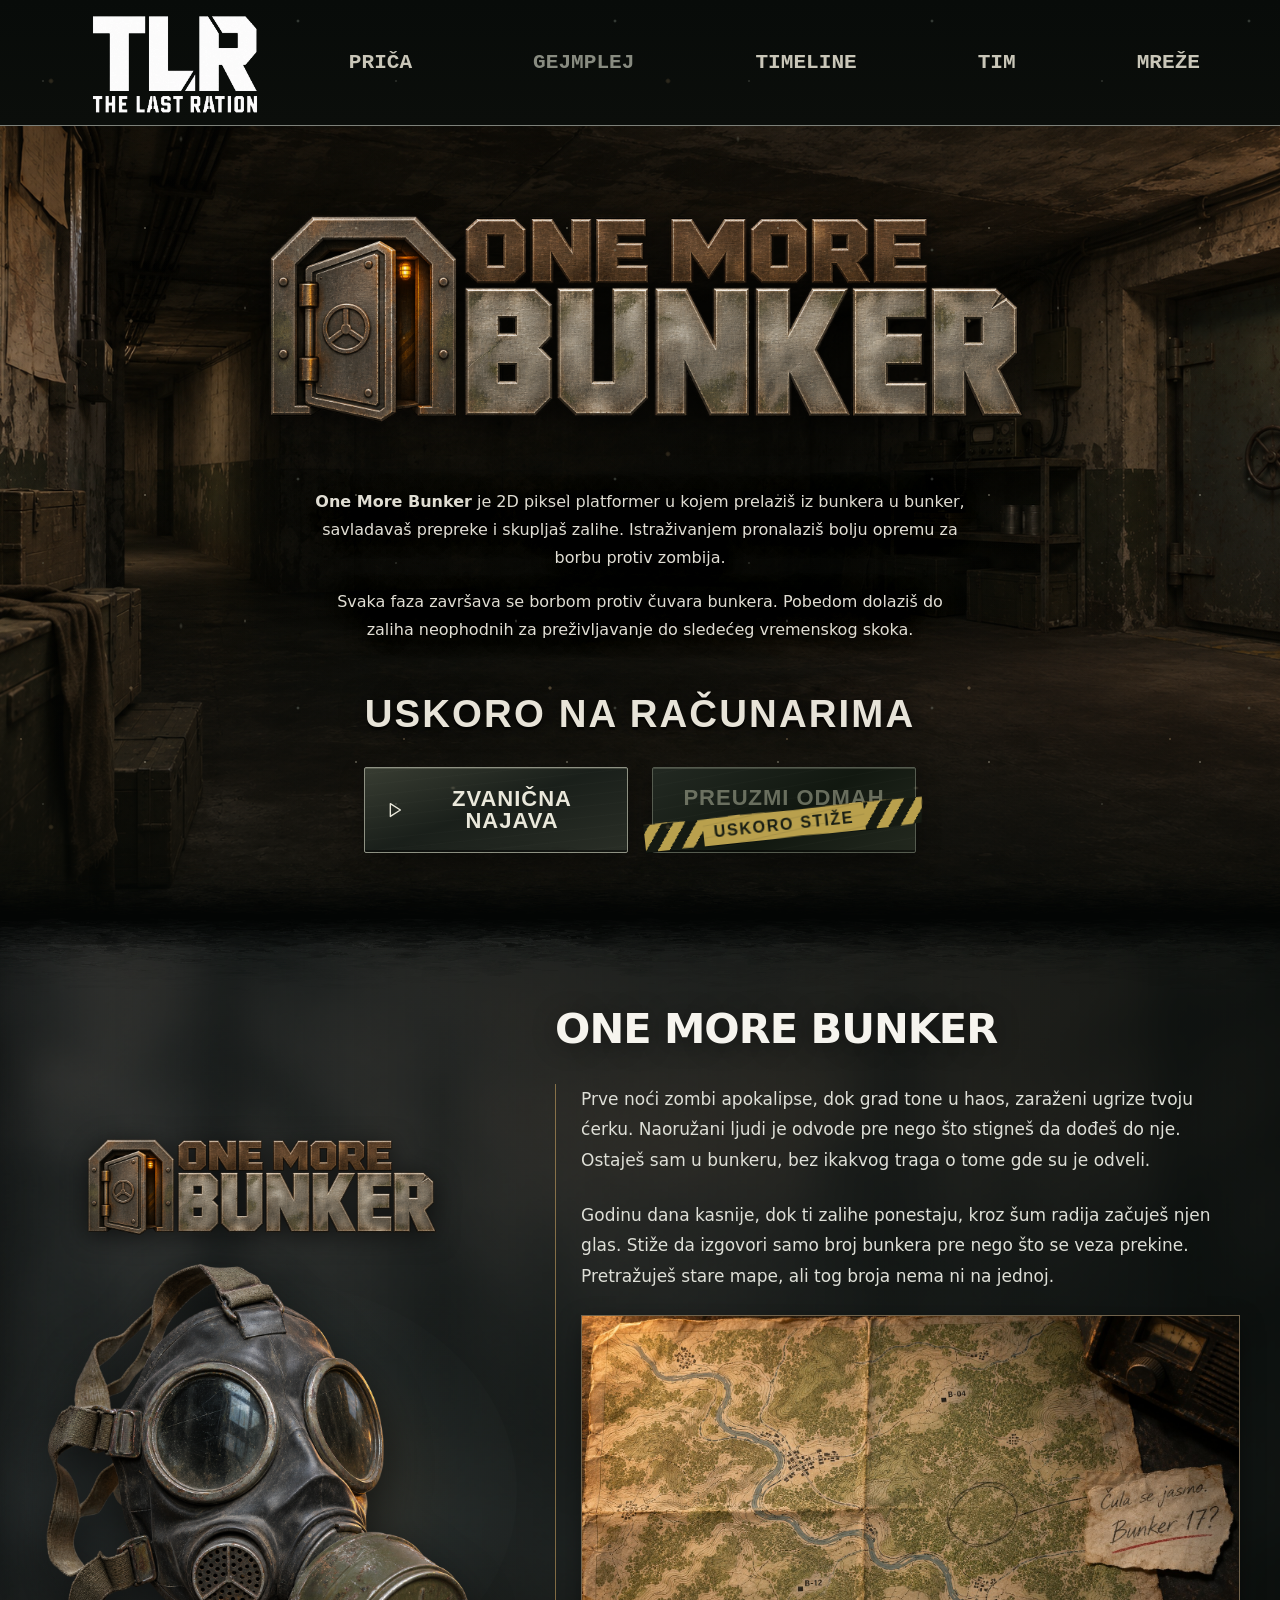
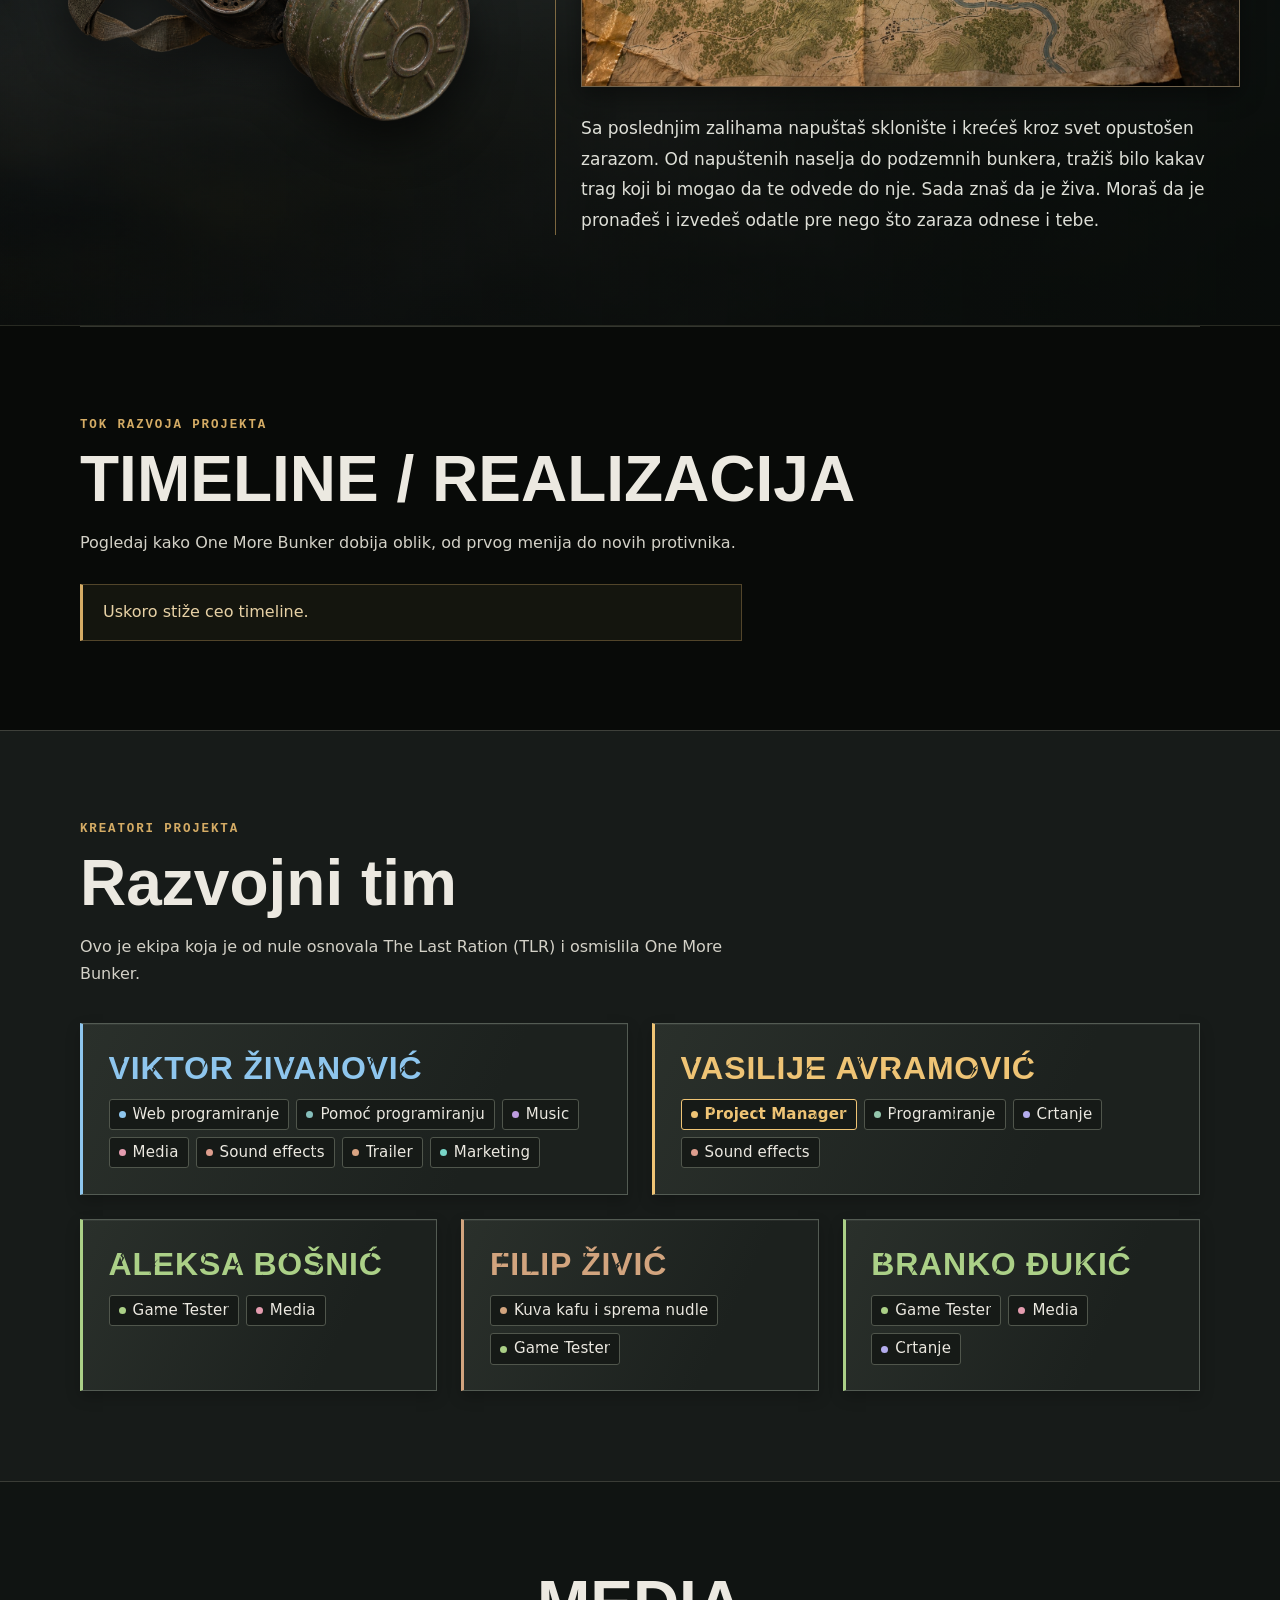
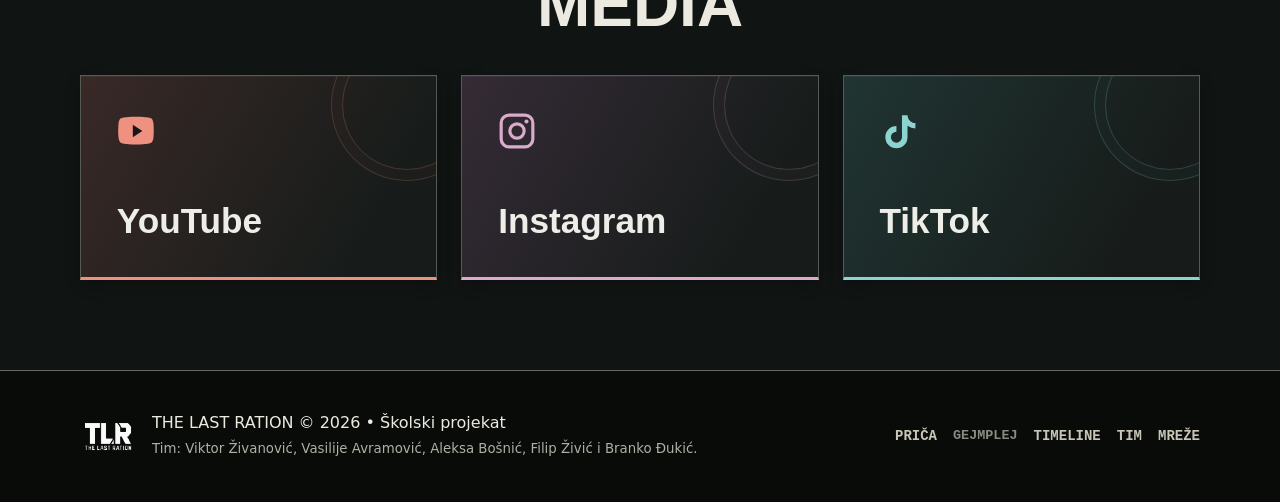
<file: igrica/index.html>
<!DOCTYPE html>
<html lang="sr-Latn">
<head>
  <meta charset="UTF-8">
  <meta name="viewport" content="width=device-width, initial-scale=1.0">
  <title>One More Bunker — Zvanični sajt</title>
  <meta name="description" content="Zalihe u bunkeru ponestaju. Prelaziš iz bunkera u bunker dok se zaraza širi. Hoćeš li savladati sve prepreke na putu do sledeće faze apokalipse i pronaći svoju nestalu ćerku?">
  <link rel="preload" as="image" href="assets/blast-doors.jpg" media="(prefers-reduced-motion: no-preference)" fetchpriority="high">
  <script>
    if (matchMedia('(prefers-reduced-motion: no-preference)').matches) {
      document.documentElement.classList.add('intro-pending');
      // Release the first frame even if the deferred controller cannot load.
      setTimeout(() => document.documentElement.classList.remove('intro-pending'), 6000);
    }
  </script>
  <link rel="stylesheet" href="style.css?v=20261128-1">
  <script src="intro.js?v=20261127-21" defer></script>
  <script src="game.js?v=20261127-5" defer></script>
</head>
<body class="game-page">
  <div class="tlr-intro" aria-hidden="true" hidden>
    <div class="tlr-intro-stage">
      <div class="tlr-bunker">
        <div class="tlr-emergency-light"></div>
        <div class="tlr-haze"></div>
        <div class="tlr-dust"></div>
      </div>
      <div class="tlr-vault">
        <div class="tlr-vault-recess"></div>
        <div class="tlr-vault-opening">
          <div class="tlr-corridor">
            <div class="tlr-shadow-plate">
              <img src="assets/shadow-wall.jpg" alt="" decoding="async">
              <svg viewBox="0 0 420 280" aria-hidden="true">
                <defs>
                  <radialGradient id="shadow-feather">
                    <stop offset="72%" stop-color="white"/>
                    <stop offset="100%" stop-color="black"/>
                  </radialGradient>
                  <mask id="shadow-motion-area">
                    <ellipse cx="209" cy="149" rx="29" ry="71" fill="url(#shadow-feather)"/>
                  </mask>
                </defs>
                <g mask="url(#shadow-motion-area)">
                  <image class="tlr-shadow-sway" href="assets/shadow-wall.jpg" width="420" height="280"/>
                </g>
              </svg>
            </div>
          </div>
          <div class="tlr-vault-door tlr-vault-door-left"></div>
          <div class="tlr-vault-door tlr-vault-door-right"></div>
        </div>
        <div class="tlr-vault-frame"></div>
        <div class="tlr-vault-lamp"></div>
      </div>
      <div class="tlr-intro-titles">
        <img class="tlr-intro-logo" src="assets/one-more-bunker.png" alt="" width="2172" height="724" decoding="async" fetchpriority="high">
        <div class="tlr-studio-reveal">
          <div class="tlr-studio-logo">
            <img class="tlr-studio-source" src="assets/tlr-intro-letters.png" alt="" width="1254" height="1254" decoding="async" hidden>
          </div>
          <svg class="tlr-studio-cut" viewBox="0 0 400 216" fill="none" preserveAspectRatio="none" focusable="false">
            <path class="tlr-cut-trail" pathLength="1" d="M -10 166.8 58 149.1 59 148.2 137 128.4 138 129 231 103.6 232 103.9 327 79 410 57.7"/>
            <path class="tlr-cut-core" pathLength="1" d="M -10 166.8 58 149.1 59 148.2 137 128.4 138 129 231 103.6 232 103.9 327 79 410 57.7"/>
          </svg>
          <span class="tlr-cut-tip"></span>
          <span class="tlr-cut-sparks"></span>
        </div>
      </div>
    </div>
  </div>
  <div class="game-backdrop" aria-hidden="true"></div>
  <div class="game-dust" aria-hidden="true"><span class="game-dust-specks"></span></div>
  <main id="game-page">
    <header class="game-header">
      <img class="studio-logo" src="assets/tlr-logo.png" alt="Logotip TLR studija" width="1254" height="1254">
      <nav class="game-nav" aria-label="Glavna navigacija">
        <a href="#prica">PRIČA</a>
        <span aria-disabled="true">GEJMPLEJ</span>
        <a href="#timeline">TIMELINE</a>
        <a href="#tim">TIM</a>
        <a href="#mreze">MREŽE</a>
      </nav>
    </header>
    <section class="game-hero" aria-labelledby="game-title">
      <img class="game-hero-image" src="assets/bunker.png" alt="" width="1672" height="941" fetchpriority="high">
      <div class="game-hero-content">
        <h1 id="game-title">
          <img class="game-logo" src="assets/one-more-bunker.png" alt="One More Bunker" width="2172" height="724">
        </h1>
        <div class="game-description">
          <p><strong>One More Bunker</strong> je 2D piksel platformer u kojem prelaziš iz bunkera u bunker, savladavaš prepreke i skupljaš zalihe. Istraživanjem pronalaziš bolju opremu za borbu protiv zombija.</p>
          <p>Svaka faza završava se borbom protiv čuvara bunkera. Pobedom dolaziš do zaliha neophodnih za preživljavanje do sledećeg vremenskog skoka.</p>
        </div>
        <h2 class="game-release">USKORO NA RAČUNARIMA</h2>
        <div class="game-actions">
          <a class="game-button trailer-button" id="official-trailer" role="link" aria-disabled="true" target="_blank" rel="noopener noreferrer" title="YouTube link za najavu još nije dodat.">
            <svg aria-hidden="true" viewBox="0 0 24 24" fill="none"><path d="m8 5 11 7-11 7Z" stroke="currentColor" stroke-width="1.5" stroke-linejoin="round"/></svg>
            <span>ZVANIČNA NAJAVA</span>
          </a>
          <button class="game-button download-button" type="button" disabled aria-label="PREUZMI ODMAH — USKORO STIŽE">
            <span class="download-label">PREUZMI ODMAH</span>
            <span class="coming-soon-tape" aria-hidden="true"><span>USKORO STIŽE</span></span>
          </button>
        </div>
      </div>
    </section>
    <div class="game-scene-transition" aria-hidden="true">
      <span class="game-scene-edge"></span>
      <span class="game-scene-edge"></span>
    </div>
    <section class="game-story" id="prica" aria-labelledby="game-story-title">
      <div class="game-story-inner">
        <figure class="game-story-art">
          <img class="game-story-logo" src="assets/one-more-bunker.png" alt="One More Bunker" width="2172" height="724" loading="lazy">
          <div class="game-story-mask-stage">
            <img class="game-story-mask" src="assets/gas-mask-realistic.png" alt="Pohabana vojna gas maska sa zatamnjenim staklima i metalnim filterom" width="1254" height="1254" loading="lazy" decoding="async">
          </div>
        </figure>
        <div class="game-story-copy">
          <h2 id="game-story-title">ONE MORE BUNKER</h2>
          <div class="game-story-text">
            <p>Prve noći zombi apokalipse, dok grad tone u haos, zaraženi ugrize tvoju ćerku. Naoružani ljudi je odvode pre nego što stigneš da dođeš do nje. Ostaješ sam u bunkeru, bez ikakvog traga o tome gde su je odveli.</p>
            <p>Godinu dana kasnije, dok ti zalihe ponestaju, kroz šum radija začuješ njen glas. Stiže da izgovori samo broj bunkera pre nego što se veza prekine. Pretražuješ stare mape, ali tog broja nema ni na jednoj.</p>
            <a class="story-map" href="assets/radio-map.jpg" target="_blank" rel="noopener" aria-label="Otvori mapu u punoj veličini u novom tabu">
              <img src="assets/radio-map.jpg" width="1672" height="941" loading="lazy" alt="Na mapi su označeni bunkeri B-04 i B-12. Uz zaokruženu šumu stoji rukom napisana beleška: Čula se jasno. Bunker 17?">
            </a>
            <p>Sa poslednjim zalihama napuštaš sklonište i krećeš kroz svet opustošen zarazom. Od napuštenih naselja do podzemnih bunkera, tražiš bilo kakav trag koji bi mogao da te odvede do nje. Sada znaš da je živa. Moraš da je pronađeš i izvedeš odatle pre nego što zaraza odnese i tebe.</p>
          </div>
        </div>
      </div>
    </section>
    <section class="project-section" id="timeline" aria-labelledby="timeline-title">
      <p class="section-label">TOK RAZVOJA PROJEKTA</p>
      <h2 id="timeline-title">TIMELINE / REALIZACIJA</h2>
      <p>Pogledaj kako One More Bunker dobija oblik, od prvog menija do novih protivnika.</p>
      <p class="timeline-notice">Uskoro stiže ceo timeline.</p>
    </section>
    <section class="project-section" id="tim" aria-labelledby="team-title">
      <p class="section-label">KREATORI PROJEKTA</p>
      <h2 id="team-title">Razvojni tim</h2>
      <p>Ovo je ekipa koja je od nule osnovala The Last Ration (TLR) i osmislila One More Bunker.</p>
      <div class="team-grid">
        <article class="team-member role-1">
          <h3>Viktor Živanović</h3>
          <ul>
            <li class="role-1"><span>Web programiranje</span></li>
            <li class="role-2"><span>Pomoć programiranju</span></li>
            <li class="role-3"><span>Music</span></li>
            <li class="role-4"><span>Media</span></li>
            <li class="role-9"><span>Sound effects</span></li>
            <li class="role-5"><span>Trailer</span></li>
            <li class="role-12"><span>Marketing</span></li>
          </ul>
        </article>
        <article class="team-member role-6">
          <h3>Vasilije Avramović</h3>
          <ul><li class="role-6"><span>Project Manager</span></li><li class="role-7"><span>Programiranje</span></li><li class="role-8"><span>Crtanje</span></li><li class="role-9"><span>Sound effects</span></li></ul>
        </article>
        <article class="team-member role-10">
          <h3>Aleksa Bošnić</h3>
          <ul><li class="role-10"><span>Game Tester</span></li><li class="role-4"><span>Media</span></li></ul>
        </article>
        <article class="team-member role-11">
          <h3>Filip Živić</h3>
          <ul><li class="role-11"><span>Kuva kafu i sprema nudle</span></li><li class="role-10"><span>Game Tester</span></li></ul>
        </article>
        <article class="team-member role-10">
          <h3>Branko Đukić</h3>
          <ul><li class="role-10"><span>Game Tester</span></li><li class="role-4"><span>Media</span></li><li class="role-8"><span>Crtanje</span></li></ul>
        </article>
      </div>
    </section>
    <section class="project-section" id="mreze" aria-labelledby="media-title">
      <h2 id="media-title">MEDIA</h2>
      <div class="media-grid">
        <a class="media-card" data-network="youtube" role="link" aria-disabled="true" target="_blank" rel="noopener noreferrer">
          <svg viewBox="0 0 24 24" aria-hidden="true"><path fill="currentColor" d="M23 7s-.3-2-1.2-2.9C20.6 3 12 3 12 3S3.4 3 2.2 4.1C1.3 5 1 7 1 7s-.5 4.7 0 9.4c.2 1.3.6 2.4 1.4 3C3.6 20.5 12 20.5 12 20.5s8.4 0 9.6-1.1c.8-.6 1.2-1.7 1.4-3 .5-4.7 0-9.4 0-9.4Z"/><path fill="#151615" d="m10 8 6 4-6 4z"/></svg>YouTube
        </a>
        <a class="media-card" data-network="instagram" role="link" aria-disabled="true" target="_blank" rel="noopener noreferrer">
          <svg viewBox="0 0 24 24" aria-hidden="true"><g stroke="currentColor" stroke-width="2" fill="none"><rect x="2" y="2" width="20" height="20" rx="5"/><circle cx="12" cy="12" r="4.5"/></g><circle cx="18" cy="6" r="1.3" fill="currentColor"/></svg>Instagram
        </a>
        <a class="media-card" data-network="tiktok" role="link" aria-disabled="true" target="_blank" rel="noopener noreferrer">
          <svg viewBox="0 0 24 24" aria-hidden="true"><path fill="currentColor" d="M15 2h3c.3 3 2.1 4.8 5 5v3.4a9 9 0 0 1-5-1.7v7.2a7 7 0 1 1-7-7v3.5a3.5 3.5 0 1 0 3.5 3.5V2z"/></svg>TikTok
        </a>
      </div>
    </section>
    <footer class="game-footer">
      <div class="footer-brand">
        <img class="studio-logo" src="assets/tlr-logo.png" alt="TLR" width="56" height="56">
        <div>THE LAST RATION © 2026 • Školski projekat
          <small>Tim: Viktor Živanović, Vasilije Avramović, Aleksa Bošnić, Filip Živić i Branko Đukić.</small>
        </div>
      </div>
      <nav class="game-nav" aria-label="Navigacija u podnožju">
        <a href="#prica">PRIČA</a>
        <span aria-disabled="true">GEJMPLEJ</span>
        <a href="#timeline">TIMELINE</a>
        <a href="#tim">TIM</a>
        <a href="#mreze">MREŽE</a>
      </nav>
    </footer>
  </main>
</body>
</html>
</file>
<file: igrica/style.css>
﻿:root {
  color-scheme: dark;
  --game-header-height: 124px;
  --game-amber: #d5ac65;
  --game-type: Impact, Haettenschweiler, 'Arial Narrow Bold', 'Arial Narrow', sans-serif;
  font-family: 'Segoe UI', system-ui, sans-serif;
  background: #080a08;
  color: #ece9e1;
}

* { box-sizing: border-box; }
body { min-height: 100vh; min-height: 100svh; margin: 0; overflow-x: clip; isolation: isolate; }
button, a { -webkit-tap-highlight-color: transparent; }
button { font: inherit; }
a { color: inherit; }

.game-backdrop {
  position: fixed;
  z-index: 0;
  inset: 0;
  background: linear-gradient(#06080659, #0608068c), url('assets/bunker.png') center / cover no-repeat;
  pointer-events: none;
}

.game-page .game-dust {
  position: fixed;
  z-index: 2;
  inset: 0;
  overflow: hidden;
  pointer-events: none;
}

/* Three depths of ash, each with its own wind direction and speed. */
.game-dust::before,
.game-dust::after,
.game-dust-specks {
  position: absolute;
  inset: -100px;
  background-repeat: repeat;
  pointer-events: none;
  content: '';
}

.game-dust::before {
  background-image:
    radial-gradient(circle at 34px 61px, #d9d4bc99 0 .8px, transparent 1.6px),
    radial-gradient(circle at 81px 121px, #b6c1b580 0 1px, transparent 1.8px),
    radial-gradient(circle at 121px 37px, #dbb68580 0 .7px, transparent 1.5px);
  background-size: 211px 267px, 317px 229px, 383px 401px;
  opacity: .5;
  animation: game-dust-far 48s ease-in-out infinite alternate;
}

.game-dust-specks {
  background-image:
    radial-gradient(ellipse 1.3px 2px at 74px 95px, #d6cfb7b3, transparent),
    radial-gradient(ellipse 1.8px 1px at 143px 181px, #b5bca8b3, transparent),
    radial-gradient(circle at 231px 54px, #d4b28199 0 1px, transparent 2.2px);
  background-size: 271px 313px, 353px 241px, 419px 367px;
  opacity: .55;
  animation: game-dust-middle 31s ease-in-out infinite alternate;
}

.game-dust::after {
  background-image:
    radial-gradient(ellipse 3px 2px at 90px 70px, #dacbab99, transparent),
    radial-gradient(ellipse 2px 3.5px at 281px 239px, #c7ccba99, transparent),
    radial-gradient(circle at 151px 181px, #d2ac7470 0 1.2px, transparent 3px);
  background-size: 463px 409px, 557px 487px, 617px 373px;
  opacity: .4;
  filter: blur(.35px);
  animation: game-dust-near 39s ease-in-out infinite alternate;
}

#game-page { position: relative; z-index: 1; }

.game-header {
  display: flex;
  align-items: center;
  justify-content: space-between;
  --nav-gap: clamp(24px, 5vw, 80px);
  --header-inset: max(5vw, calc((100vw - 1120px) / 2));
  gap: var(--nav-gap);
  min-height: var(--game-header-height);
  padding: 7px var(--header-inset);
  border-bottom: 1px solid #7d817a;
  background: linear-gradient(180deg, #080b09, #0b0e0b);
  box-shadow: 0 1px 0 #000c, 0 10px 30px #0003;
}

.studio-logo {
  display: block;
  width: 110px;
  height: 110px;
  object-fit: contain;
  mask: url('assets/tlr-logo.png') center / contain no-repeat;
  mask-mode: luminance;
}

/* Crop the empty bands in the square logo artwork to fill the header. */
.game-header .studio-logo {
  width: clamp(150px, 16vw, 210px);
  transform: translateX(calc((var(--nav-gap) - var(--header-inset)) / 2)) scale(.97);
  height: auto;
  aspect-ratio: 1.85;
  object-fit: cover;
  mask-size: cover;
}
.game-header .game-nav {
  flex: 1;
  justify-content: space-between;
  gap: 6px 12px;
  font-size: clamp(1rem, 1.65vw, 1.55rem);
}

.game-hero {
  grid-template-columns: minmax(0, 1fr);
  position: relative;
  display: grid;
  min-height: calc(100vh - var(--game-header-height));
  min-height: calc(100svh - var(--game-header-height));
  padding: 48px 24px 64px;
  place-items: center;
  isolation: isolate;
}

.game-hero-image {
  position: absolute;
  z-index: -2;
  inset: 0;
  width: 100%;
  height: 100%;
  object-fit: cover;
  object-position: center;
}

.game-hero::before {
  position: absolute;
  z-index: -1;
  inset: 0;
  background:
    linear-gradient(180deg, #090b083d, transparent 24%, #05070424 60%, #080b08a8),
    radial-gradient(ellipse at 50% 53%, #03050366, #0405030a 80%);
  content: '';
  pointer-events: none;
}

.game-hero-content {
  display: flex;
  width: min(100%, 960px);
  flex-direction: column;
  align-items: center;
  gap: 28px;
  text-align: center;
}

.game-hero h1 { width: min(100%, 800px); margin: 0 0 4px; line-height: 0; }
.game-logo { display: block; width: 100%; height: auto; filter: drop-shadow(0 6px 14px #0009); }

.game-description {
  max-width: 650px;
  margin: 0;
  color: #e1ded4;
  font-size: clamp(1rem, 1.2vw, 1.125rem);
  line-height: 1.75;
  text-wrap: pretty;
  text-shadow: 0 2px 8px #000, 0 0 24px #000;
}

.game-release {
  margin: 4px 0 0;
  color: #e7e3d8;
  font-family: var(--game-type);
  font-size: clamp(1.8rem, 3vw, 2.8rem);
  font-weight: 900;
  line-height: 1.15;
  letter-spacing: .055em;
  text-shadow: 0 3px 1px #0009, 0 0 24px #000;
}

.game-actions { display: flex; justify-content: center; gap: 24px; width: 100%; margin-top: 2px; }

.game-button {
  position: relative;
  display: inline-flex;
  width: 264px;
  min-height: 78px;
  align-items: center;
  justify-content: center;
  gap: 10px;
  padding: 20px 18px;
  border: 1px solid #8f9284;
  border-radius: 2px;
  background:
    repeating-linear-gradient(174deg, transparent 0 5px, #c3c6b005 6px, transparent 7px 11px),
    linear-gradient(160deg, #3b4035ed, #1a201bef 48%, #2b3028f2);
  color: #eae8db;
  box-shadow: inset 0 1px 0 #d1d5bd33, inset 0 -2px 0 #0007, 0 8px 24px #0005;
  font-family: var(--game-type);
  font-size: 1.375rem;
  font-weight: 800;
  line-height: 1;
  letter-spacing: .045em;
  text-decoration: none;
}

.trailer-button { cursor: pointer; transition: border-color .25s, box-shadow .25s, color .25s, transform .25s; }
.trailer-button svg { width: 22px; height: 22px; flex: 0 0 auto; }
.trailer-button:hover {
  transform: translateY(-2px);
  border-color: var(--game-amber);
  color: #f6e4c4;
  box-shadow: inset 0 1px 0 #f6d39733, 0 0 24px #c9983d26, 0 8px 24px #0006;
}
.trailer-button[aria-disabled='true'] { cursor: default; }
.trailer-button[aria-disabled='true']:hover { transform: none; }

.game-button:focus-visible,
.game-footer a:focus-visible { outline: 2px solid var(--game-amber); outline-offset: 6px; }

.download-button {
  overflow: visible;
  border-color: #555b4f;
  background:
    repeating-linear-gradient(170deg, transparent 0 5px, #d2d4bd05 6px, transparent 7px 12px),
    linear-gradient(145deg, #232a23f2, #111810f5 55%, #242a20f2);
  cursor: not-allowed;
  opacity: 1;
}
.download-label { color: #a1a58f; opacity: .6; transform: translateY(-12px); }

.coming-soon-tape {
  position: absolute;
  top: 51%;
  right: -9px;
  left: -9px;
  display: flex;
  min-height: 29px;
  justify-content: center;
  border-top: 1px solid #c6aa5b8c;
  border-bottom: 1px solid #080d09;
  background: repeating-linear-gradient(-55deg, #151a12 0 10px, #b9a04d 10px 20px);
  box-shadow: 0 3px 6px #0008;
  clip-path: polygon(0 3%, 8% 0, 18% 5%, 34% 0, 54% 4%, 75% 0, 100% 4%, 99% 92%, 80% 100%, 56% 94%, 31% 100%, 12% 95%, 0 100%);
  transform: rotate(-6deg);
}

.coming-soon-tape span {
  min-width: 155px;
  padding: 6px 10px 5px;
  background:
    repeating-linear-gradient(173deg, transparent 0 6px, #161c121c 7px, transparent 8px 12px),
    #b9a04d;
  color: #171d13;
  font-size: 1rem;
  font-weight: 900;
  letter-spacing: .11em;
}

/* Two frayed edges overlap the scene boundary instead of a straight divider. */
.game-scene-transition {
  --scene-edge-height: clamp(104px, 12vw, 176px);
  position: relative;
  z-index: 1;
  height: var(--scene-edge-height);
  margin-top: calc(var(--scene-edge-height) * -.5);
  margin-bottom: calc(var(--scene-edge-height) * -.5);
  pointer-events: none;
}

.game-scene-edge {
  position: absolute;
  top: 0;
  left: 0;
  width: 100%;
  height: calc(50% + 1px);
  background: #030504;
  -webkit-mask: url('assets/scene-edge.svg') center / 100% 100% no-repeat;
  mask: url('assets/scene-edge.svg') center / 100% 100% no-repeat;
}

.game-scene-edge:last-child {
  top: auto;
  bottom: 0;
  transform: rotate(180deg);
}

.game-story {
  position: relative;
  overflow: hidden;
  isolation: isolate;
  padding: clamp(72px, 7vw, 112px) 36px;
  border-bottom: 1px solid #b8ac8a24;
  background: #101512;
}

.game-story::before,
.game-story::after {
  position: absolute;
  z-index: -1;
  inset: 0;
  pointer-events: none;
  content: '';
}

.game-story::before { background: url('assets/story-background.png') center / cover no-repeat; }
.game-story::after {
  background:
    linear-gradient(90deg, #070b0b54, #080c0a9c 48%, #080c0ae0),
    linear-gradient(180deg, #05080745, transparent 25% 70%, #05080780);
}

.game-story-inner {
  display: grid;
  width: min(100%, 1200px);
  grid-template-columns: minmax(0, .8fr) minmax(0, 1.25fr);
  align-items: center;
  gap: clamp(40px, 6vw, 88px);
  margin: 0 auto;
}

.game-story-art {
  display: flex;
  min-width: 0;
  flex-direction: column;
  align-items: center;
  gap: 18px;
  margin: 0;
}

.game-story-logo {
  display: block;
  width: min(100%, 370px);
  height: auto;
  filter: drop-shadow(0 4px 12px #0009);
}

.game-story-mask-stage { position: relative; width: min(112%, 460px); isolation: isolate; }
.game-story-mask-stage::before {
  position: absolute;
  z-index: -1;
  inset: 4% -6%;
  border-radius: 50%;
  background: radial-gradient(ellipse at 55% 48%, #d6ab6a24, #a8bfb80a 45%, transparent 68%);
  content: '';
}

.game-story-mask {
  display: block;
  width: 100%;
  height: auto;
  object-fit: contain;
  filter: drop-shadow(0 20px 22px #0009);
}

.game-story-copy { min-width: 0; }
.game-story-copy h2 {
  margin: 0 0 32px;
  color: #f6f4ee;
  font-family: 'Segoe UI', system-ui, sans-serif;
  font-size: clamp(2rem, 3.25vw, 3.1rem);
  font-weight: 850;
  line-height: 1.1;
  letter-spacing: -.025em;
  text-shadow: 0 3px 24px #0006;
}

.game-story-text {
  padding-left: 25px;
  border-left: 1px solid #d5ac658c;
  color: #dedfd7;
  font-size: 1.0625rem;
  line-height: 1.8;
  text-wrap: pretty;
}
.game-story-text p { margin: 0 0 24px; }
.game-story-text p:last-child { margin-bottom: 0; }
.story-map {
  display: block;
  margin: 0 0 26px;
  overflow: hidden;
  border: 1px solid #71634c;
  box-shadow: 0 8px 22px #0006;
}
.story-map img { display: block; width: 100%; height: auto; }
.story-map:focus-visible { outline: 2px solid var(--game-amber); outline-offset: 4px; }
@supports (animation-timeline: view()) {
  @media (prefers-reduced-motion: no-preference) {
    .story-map {
      animation: map-emerge linear both;
      animation-timeline: view();
      animation-range: entry 0% entry 85%;
    }
  }
}
@keyframes map-emerge {
  from { opacity: .3; transform: translateY(10px); }
  to { opacity: 1; transform: translateY(0); }
}

.game-footer { display: grid; min-height: 132px; padding: 40px 24px; place-items: center; }
.game-footer a { color: #b9b5a9; font-size: .875rem; text-decoration-color: #827554; text-underline-offset: 5px; }
.game-footer a:hover { color: var(--game-amber); }

@keyframes game-dust-far {
  from { transform: translate(-20px, 55px); }
  to { transform: translate(44px, -65px); }
}

@keyframes game-dust-middle {
  0% { transform: translate(-65px, 70px); }
  50% { transform: translate(12px, 5px); }
  100% { transform: translate(65px, -70px); }
}

@keyframes game-dust-near {
  from { transform: translate(70px, -70px); }
  to { transform: translate(-55px, 75px); }
}

@media (max-width: 860px) {
  .game-story { padding: 64px 28px 72px; }
  .game-story-inner { width: min(100%, 640px); grid-template-columns: 1fr; gap: 44px; }
  .game-story-art { gap: 12px; }
  .game-story-logo { width: min(85%, 330px); }
  .game-story-mask-stage { width: min(90%, 360px); }
  .game-story-copy h2 { font-size: clamp(2rem, 5vw, 2.8rem); }
}

@media (max-width: 600px) {
  :root { --game-header-height: 106px; }
  .game-header { flex-direction: column; align-items: flex-start; gap: 3px; padding: 8px 16px; }
  .game-header .studio-logo { width: 128px; transform: scale(.97); }
  .game-header .game-nav { width: 100%; gap: 2px 8px; }
  .studio-logo { width: 100px; height: 100px; }
  .game-hero { min-height: max(620px, calc(100svh - var(--game-header-height))); padding: 54px 24px 68px; }
  .game-hero-image { object-position: 63% center; }
  .game-hero-content { gap: 26px; }
  .game-hero h1 { width: 100%; margin-bottom: 4px; }
  .game-description { max-width: 440px; font-size: 1rem; line-height: 1.7; }
  .game-release { font-size: clamp(1.65rem, 6.6vw, 2.2rem); }
  .game-actions { gap: 18px; }
  .game-button { width: 238px; font-size: 1.25rem; }
  .game-story { padding: 56px 24px 64px; }
  .game-story-inner { gap: 34px; }
  .game-story-copy h2 { margin-bottom: 25px; font-size: clamp(1.8rem, 7vw, 2.4rem); }
  .game-story-text { padding-left: 18px; font-size: 1rem; }
}

@media (max-width: 480px) {
  .game-hero { min-height: calc(100svh - var(--game-header-height)); padding: 46px 22px 62px; }
  .game-actions { flex-direction: column; align-items: center; gap: 22px; }
  .game-button { width: min(100%, 278px); min-height: 76px; }
}

@media (prefers-reduced-motion: reduce) {
  .game-dust::before,
  .game-dust::after,
  .game-dust-specks { animation: none; }
  .trailer-button { transition: none; }
}

/* Cinematic bunker intro. Kept in the main stylesheet so it ships with the page. */
.tlr-intro {
  --tlr-duration: 8.2s;
  --tlr-frame: clamp(18px, 5vw, 84px);
  position: fixed;
  z-index: 1000;
  inset: 0;
  overflow: hidden;
  isolation: isolate;
  background: #050705;
}

.tlr-intro[hidden] { display: none; }
.intro-pending .tlr-intro[hidden] { display: block; }
.tlr-intro:not(.is-playing) :is(.tlr-bunker, .tlr-corridor, .tlr-intro-titles) { visibility: hidden; }
body.tlr-intro-active { overflow: hidden; }

.tlr-intro-stage,
.tlr-bunker,
.tlr-vault,
.tlr-vault-recess,
.tlr-vault-opening,
.tlr-vault-frame {
  position: absolute;
  inset: 0;
  pointer-events: none;
}

.tlr-intro-stage { background: #050705; }
.tlr-bunker {
  background: url('assets/bunker.png') center / cover no-repeat;
  transform: scale(1.12);
}
.tlr-bunker::after {
  position: absolute;
  inset: 0;
  content: '';
  background:
    radial-gradient(ellipse at 50% 42%, transparent 12%, #05070440 65%, #03050399),
    linear-gradient(180deg, #05070520, #02040266);
}

/* One continuous photograph, split at its real center seam. */
.tlr-vault { z-index: 2; }
.tlr-corridor {
  position: absolute;
  inset: 0;
  background: #0d100e;
  display: grid;
  place-items: center;
  container-type: size;
  grid-template: minmax(0, 1fr) / minmax(0, 1fr);
}
.tlr-shadow-plate {
  position: relative;
  width: max(100cqw, 150cqh);
  aspect-ratio: 3 / 2;
  grid-area: 1 / 1;
  justify-self: center;
}
.tlr-shadow-plate :is(img, svg) {
  position: absolute;
  inset: 0;
  display: block;
  width: 100%;
  height: 100%;
}
.is-playing .tlr-shadow-sway {
  transform-origin: 49% 72%;
  animation: tlr-shadow-turn var(--tlr-duration) ease-in-out both;
}
@keyframes tlr-shadow-turn {
  0%, 11% { transform: rotate(-1deg); }
  21%, 100% { transform: rotate(1.4deg) skewX(.5deg); }
}
.tlr-corridor::after {
  content: '';
  position: absolute;
  inset: 0;
  background: linear-gradient(90deg, #080907aa 36%, transparent 47% 53%, #080907aa 64%);
}
@media (orientation: portrait) {
  .tlr-shadow-plate { width: 102cqw; }
}
.is-playing .tlr-corridor { animation: tlr-corridor-hide var(--tlr-duration) steps(1, end) both; }
/* Switch to the empty bunker while the two leaves meet. */
@keyframes tlr-corridor-hide {
  0% { opacity: 1; }
  23%, 100% { opacity: 0; }
}
.tlr-vault-opening {
  inset: var(--tlr-frame);
  overflow: hidden;
  box-shadow: 0 0 0 12px #070a08, 0 0 0 14px #5b605044;
}
.tlr-vault-recess {
  box-shadow: inset 0 0 85px 35px #000, inset 0 0 0 var(--tlr-frame) #080c09;
}
.tlr-vault-door {
  position: absolute;
  inset: -1px;
  background: #151812 url('assets/blast-doors.jpg') center / cover no-repeat;
  will-change: transform;
}
.tlr-vault-door-left { --direction: -1; clip-path: inset(0 50% 0 0); }
.tlr-vault-door-right { --direction: 1; clip-path: inset(0 0 0 50%); }
.tlr-vault-door::before {
  content: '';
  position: absolute;
  top: 0;
  bottom: 0;
  width: clamp(2px, .3vw, 6px);
  background: linear-gradient(to bottom, #221e17, #a08964 47%, #574b39 74%, #1b1d17);
  opacity: 0;
}
.tlr-vault-door-left::before { right: 50%; }
.tlr-vault-door-right::before { left: 50%; }
.is-playing .tlr-vault-door::before { animation: tlr-rim-light var(--tlr-duration) linear both; }
@keyframes tlr-rim-light {
  0%, 10%, 22%, 100% { opacity: 0; }
  16%, 18% { opacity: .8; }
}
.tlr-vault-opening::before,
.tlr-vault-opening::after {
  content: '';
  position: absolute;
  z-index: 1;
  bottom: 0;
  width: clamp(90px, 24vw, 390px);
  height: 80%;
  opacity: 0;
  background:
    radial-gradient(ellipse at 18% 86%, #baa78988, transparent 36%),
    radial-gradient(ellipse at 39% 76%, #a398796e, transparent 28%),
    radial-gradient(ellipse at 11% 49%, #c2b49577, transparent 25%),
    radial-gradient(ellipse at 4% 27%, #ad9e864d, transparent 22%),
    radial-gradient(ellipse at 32% 98%, #81766199, transparent 47%);
  filter: blur(3px);
}
.tlr-vault-opening::before { left: 0; --mirror: 1; transform-origin: left bottom; }
.tlr-vault-opening::after { left: 100%; --mirror: -1; transform-origin: left bottom; }
.tlr-vault-door::after {
  position: absolute;
  inset: 0;
  content: '';
  background: linear-gradient(180deg, #05080508, transparent 45%, #02040260);
  box-shadow: inset 0 0 50px 12px #0009;
}
.tlr-vault-frame {
  border: var(--tlr-frame) solid #171b16;
  border-image: linear-gradient(125deg, #777867, #282d25 12%, #151a15 45%, #4a4d3d 76%, #111710) 1;
  box-shadow: inset 0 0 0 3px #88857055, inset 0 0 0 9px #080c09, inset 0 0 45px 24px #000c;
}
.tlr-vault-frame::before {
  position: absolute;
  inset: calc(-1 * var(--tlr-frame));
  content: '';
  background:
    radial-gradient(circle, #8f8b74 0 2px, #090d0a 3px 6px, transparent 7px) 0 0 / var(--tlr-frame) var(--tlr-frame);
  mask: linear-gradient(#000 0 0) content-box, linear-gradient(#000 0 0);
  mask-composite: exclude;
  padding: calc(var(--tlr-frame) * .76);
  opacity: .5;
}
.tlr-vault-frame::after {
  position: absolute;
  inset: calc(-1 * var(--tlr-frame));
  padding: var(--tlr-frame);
  content: '';
  background: url('assets/blast-doors.jpg') center / cover;
  mask: linear-gradient(#000 0 0) content-box, linear-gradient(#000 0 0);
  mask-composite: exclude;
  mix-blend-mode: luminosity;
  opacity: .3;
}
.tlr-vault-lamp {
  position: absolute;
  top: calc(var(--tlr-frame) * .36);
  left: 50%;
  width: clamp(65px, 10vw, 150px);
  height: 7px;
  transform: translateX(-50%);
  border: 2px solid #25271e;
  border-radius: 3px;
  background: #e9c38a;
  box-shadow: 0 0 12px #f0bc6a88, 0 12px 38px 12px #d4a46630;
}

.tlr-emergency-light,
.tlr-haze,
.tlr-dust {
  position: absolute;
  inset: -10%;
  pointer-events: none;
}
.tlr-emergency-light {
  background:
    radial-gradient(ellipse at 84% 35%, #e8a44320, transparent 45%),
    conic-gradient(from 155deg at 60% -10%, transparent, #eed5a512 9deg, transparent 24deg);
}
.tlr-haze {
  background:
    radial-gradient(ellipse at 24% 74%, #c0c3a22b, transparent 32%),
    radial-gradient(ellipse at 78% 52%, #c2a16d1c, transparent 30%);
  opacity: .5;
}
.tlr-dust {
  background:
    radial-gradient(circle at 34px 61px, #dfd4b580 0 .8px, transparent 1.8px) 0 0 / 193px 237px,
    radial-gradient(circle at 81px 121px, #acb9a366 0 1px, transparent 2px) 0 0 / 311px 283px;
  opacity: .45;
}

.tlr-intro::after {
  position: absolute;
  z-index: 10;
  inset: 0;
  content: '';
  pointer-events: none;
  background:
    linear-gradient(180deg, #020402 0 3%, transparent 3.1% 96.9%, #020402 97%),
    radial-gradient(ellipse at center, transparent 35%, #0003 70%, #0009);
}

.tlr-intro-titles {
  position: absolute;
  z-index: 3;
  inset: 0;
  display: flex;
  flex-direction: column;
  align-items: center;
  justify-content: center;
  gap: clamp(10px, 3svh, 30px);
  padding: 8svh 20px;
  pointer-events: none;
}
.tlr-intro-logo {
  display: block;
  width: min(82vw, 780px, 105svh);
  height: auto;
  opacity: 0;
  filter: drop-shadow(0 8px 24px #000c);
}
.tlr-studio-reveal {
  position: relative;
  width: min(52vw, 340px, 45svh);
  aspect-ratio: 1.85;
  opacity: 0;
  perspective: 800px;
}
/* Each fragment clips the same transparent lettering artwork. */
.tlr-studio-logo {
  position: absolute;
  inset: 0;
}
.tlr-studio-source[hidden] { display: none; }
.tlr-studio-fragment {
  position: absolute;
  inset: 0;
  transform-origin: center;
  filter: drop-shadow(0 1px 2px #0008);
  will-change: transform, opacity;
}
.tlr-studio-ink {
  position: absolute;
  inset: 0;
  display: block;
  background: url('assets/tlr-intro-letters.png') center / 100% auto no-repeat;
  clip-path: var(--fragment-clip);
}
.tlr-studio-cut {
  position: absolute;
  z-index: 2;
  inset: 0;
  width: 100%;
  height: 100%;
  overflow: visible;
  opacity: 0;
}
.tlr-cut-core,
.tlr-cut-trail {
  stroke-dasharray: 1;
  stroke-dashoffset: 1;
  stroke-linecap: butt;
  vector-effect: non-scaling-stroke;
}
.tlr-cut-core { stroke: #fffdf3; stroke-width: .85; }
.tlr-cut-trail {
  stroke: #d3b98e;
  stroke-width: 2.4;
  filter: blur(1.1px);
  opacity: .55;
}
.tlr-cut-tip {
  position: absolute;
  z-index: 3;
  top: 76%;
  left: 0;
  width: 7px;
  height: 2px;
  border-radius: 50%;
  background: #fffdf5;
  box-shadow: 0 0 5px 1px #f4dbacaa, 0 0 12px #e5c49566;
  transform: rotate(-15deg);
  opacity: 0;
}
.tlr-cut-sparks { position: absolute; inset: 0; }
.tlr-cut-sparks i {
  position: absolute;
  top: var(--spark-y);
  left: var(--spark-x);
  width: 1px;
  height: 3px;
  background: #ead8b8;
  box-shadow: 0 0 3px #e4c99a66;
  opacity: 0;
}

.tlr-intro.is-playing { animation: tlr-intro-exit var(--tlr-duration) linear both; }
.is-playing .tlr-bunker { animation: tlr-bunker-arrival var(--tlr-duration) ease-out both; }
.is-playing .tlr-vault { animation: tlr-vault-depart var(--tlr-duration) linear both; }
.is-playing .tlr-vault-door { animation: tlr-door-release var(--tlr-duration) both; }
.is-playing .tlr-vault-opening::before,
.is-playing .tlr-vault-opening::after { animation: tlr-stop-dust var(--tlr-duration) both; }
.is-playing .tlr-intro-logo { animation: tlr-title-reveal var(--tlr-duration) both; }
.is-playing .tlr-studio-reveal { animation: tlr-studio-reveal var(--tlr-duration) both; }
.is-playing .tlr-studio-fragment { animation: tlr-letter-scatter var(--tlr-duration) linear both; }
.is-playing .tlr-studio-cut { animation: tlr-cut var(--tlr-duration) linear both; }
.is-playing .tlr-studio-cut path { animation: tlr-cut-draw var(--tlr-duration) linear both; }
.is-playing .tlr-cut-tip { animation: tlr-cut-tip var(--tlr-duration) linear both; }
.is-playing .tlr-cut-sparks i { animation: tlr-cut-sparks var(--tlr-duration) linear both; }
.is-playing .tlr-haze { animation: tlr-haze-drift var(--tlr-duration) ease-out both; }
.is-playing .tlr-dust { animation: tlr-dust-drift var(--tlr-duration) linear both; }

@keyframes tlr-door-release {
  0%, 10% { transform: translateX(0); }
  16%, 18% { transform: translateX(calc(var(--direction) * 5.5%)); }
  22%, 29% {
    transform: translateX(0);
    animation-timing-function: cubic-bezier(.68, .03, .92, .68);
  }
  35%, 100% { transform: translateX(calc(var(--direction) * 51%)); }
}
@keyframes tlr-stop-dust {
  0%, 35% { opacity: 0; transform: scaleX(var(--mirror)) scale(.28, .58); }
  36.5% { opacity: .95; transform: scaleX(var(--mirror)) scale(.77, .85); }
  41% { opacity: .7; transform: translateY(-2%) scaleX(var(--mirror)) scale(1, 1.03); }
  52%, 100% { opacity: 0; transform: translateY(-7%) scaleX(var(--mirror)) scale(1.24, 1.12); }
}
@keyframes tlr-vault-depart {
  0%, 35.56% { opacity: 1; transform: scale(1); }
  56.63%, 100% { opacity: 0; transform: scale(1.08); }
}
@keyframes tlr-title-reveal {
  0%, 35.56% { opacity: 0; transform: translateY(16px) scale(.96); }
  55.32%, 100% { opacity: 1; transform: translateY(0) scale(1); }
}
@keyframes tlr-studio-reveal {
  0%, 55.32% { opacity: 0; transform: translateY(12px); }
  68.49%, 100% { opacity: 1; transform: translateY(0); }
}
@keyframes tlr-cut {
  0%, 78.23% { opacity: 0; }
  78.37%, 80.34% { opacity: 1; }
  81.35% { opacity: .18; }
  82.36%, 100% { opacity: 0; }
}
@keyframes tlr-cut-draw {
  0%, 78.37% { stroke-dashoffset: 1; }
  80.34%, 100% { stroke-dashoffset: 0; }
}
@keyframes tlr-cut-tip {
  0%, 78.37% { left: -2.5%; top: 77.2%; opacity: 0; }
  78.5% { left: -2.5%; top: 77.2%; opacity: 1; }
  80.34% { left: 102.5%; top: 26.8%; opacity: 1; }
  80.54%, 100% { left: 102.5%; top: 26.8%; opacity: 0; }
}
@keyframes tlr-letter-scatter {
  0%, 80.34% {
    transform: translate(0, 0) rotate(0);
    animation-timing-function: cubic-bezier(.25, .12, .35, 1);
  }
  100% {
    transform: translate(var(--fly-x), var(--fly-y)) rotate(var(--spin));
  }
}

@media (hover: hover) and (pointer: fine) {
  .game-page { cursor: url('assets/bunker-cursor.svg') 2 2, auto; }
  .game-page a[href], .game-page button:enabled {
    cursor: url('assets/bunker-cursor-active.svg') 2 2, pointer;
  }
}
@keyframes tlr-cut-sparks {
  0%, 79.95% { opacity: 0; transform: translate(0, 0) rotate(var(--spark-turn)); }
  80.34% { opacity: .85; transform: translate(0, 0) rotate(var(--spark-turn)); animation-timing-function: ease-out; }
  83.87%, 100% { opacity: 0; transform: translate(var(--spark-dx), var(--spark-dy)) rotate(var(--spark-turn)) scale(.3); }
}
@keyframes tlr-haze-drift {
  from { transform: translate(-4%, 4%); opacity: .2; }
  to { transform: translate(4%, -3%); opacity: .65; }
}
@keyframes tlr-dust-drift {
  from { transform: translate(0, 3%); }
  to { transform: translate(-3%, -9%); }
}
@keyframes tlr-bunker-arrival {
  from { transform: scale(1.14); }
  to { transform: scale(1.02); }
}
@keyframes tlr-intro-exit {
  0%, 95.46% { opacity: 1; }
  100% { opacity: 0; }
}

@media (max-width: 480px) {
  .tlr-bunker { background-position: 61% center; }
  .tlr-intro::after {
    background: radial-gradient(ellipse at center, transparent 35%, #0004 80%, #0009);
  }
}
@media (prefers-reduced-motion: reduce) {
  .tlr-intro { display: none; }
  .tlr-intro, .tlr-intro * { animation: none !important; }
  body.tlr-intro-active { overflow: auto; }
}

.project-section {
  width: min(1120px, calc(100% - 2 * clamp(18px, 5vw, 64px)));
  margin-inline: auto;
  padding-block: clamp(48px, 7vw, 92px);
  border-top: 1px solid #79786c66;
  scroll-margin-top: 20px;
}
.project-section h2 { margin: 0; font: 700 clamp(2rem, 5vw, 4rem)/1.06 var(--game-type); }
.project-section > p { max-width: 65ch; line-height: 1.65; color: #d3d1c7; }
.project-section .section-label { margin: 0 0 12px; color: var(--game-amber); font: 700 .78rem/1.4 monospace; letter-spacing: .15em; }
.project-section .timeline-notice {
  margin: 28px 0 0;
  padding: 14px 20px;
  border: 1px solid #a889526b;
  border-left: 3px solid var(--game-amber);
  background: #171810e8;
  color: #e7d1a5;
}
#tim, #mreze {
  width: 100%;
  padding: clamp(54px, 7vw, 100px) max(clamp(18px, 5vw, 64px), calc((100% - 1120px) / 2));
  background: #171b19;
}
#mreze { background: #101412; }
#media-title { text-align: center; }
.team-grid, .media-grid { display: grid; gap: clamp(14px, 2vw, 24px); margin-top: 36px; }
.team-grid { grid-template-columns: repeat(6, minmax(0, 1fr)); }
.team-member, .media-card {
  position: relative;
  padding: clamp(20px, 2.8vw, 36px);
  background: linear-gradient(135deg, #303732, #1e2421 76%);
  border: 1px solid #535b53;
  box-shadow: inset 0 1px #ffffff0d, 0 6px 14px #0003;
}
.team-member {
  grid-column: span 2;
  padding: clamp(18px, 2vw, 28px);
  background: linear-gradient(115deg, #2a302b, #1c211e 72%);
  border-left: 3px solid var(--role);
}
.team-member:nth-child(-n+2) { grid-column: span 3; }
.team-member h3 {
  margin: 0 0 12px;
  color: var(--role);
  font: 600 clamp(1.65rem, 2.5vw, 2.25rem)/1.18 Bahnschrift, 'Segoe UI', sans-serif;
  letter-spacing: .025em;
  text-transform: uppercase;
  mask-image: url('assets/type-fissures.svg');
  mask-size: 2.6em 1.14em;
}
.team-member li span {
  mask-image: url('assets/type-fissures.svg'), linear-gradient(#0004, #0004);
  mask-size: 2.9em 1.4em, 100% 100%;
}
.team-member ul { display: flex; flex-wrap: wrap; gap: 7px; list-style: none; margin: 0; padding: 0; }
.team-member li { display: inline-flex; align-items: center; gap: 7px; padding: 4px 9px; border-radius: 3px; background: #161a17; border: 1px solid #50564c; font: 500 .94rem/1.4 'Segoe UI', system-ui, sans-serif; letter-spacing: .01em; }
.team-member li::before { content: ''; flex: none; width: 7px; height: 7px; border-radius: 50%; background: var(--role); }
.role-1 { --role: #8ec6ee; } /* Web programiranje */
.role-2 { --role: #86bfbc; } /* Pomoć programiranju */
.role-3 { --role: #be9ce0; } /* Music */
.role-4 { --role: #e49caf; } /* Media */
.role-5 { --role: #daa483; } /* Trailer */
.role-6 { --role: #efc475; } /* Project Manager */
.role-7 { --role: #94c6ad; } /* Programiranje */
.role-8 { --role: #b4adee; } /* Crtanje */
.role-9 { --role: #de9e8e; } /* Sound effects */
.role-10 { --role: #abd087; } /* Game Tester */
.role-11 { --role: #d2a47e; } /* Kuva kafu i sprema nudle */
.role-12 { --role: #78d5c7; } /* Marketing */
.team-member li.role-6 { border-color: var(--role); font-weight: 600; color: var(--role); }
.media-grid { grid-template-columns: repeat(3, minmax(0, 1fr)); }
.media-card {
  display: flex; flex-direction: column; align-items: flex-start; justify-content: space-between;
  gap: 28px; min-height: clamp(150px, 16vw, 212px); overflow: hidden;
  background: linear-gradient(120deg, var(--channel-panel), #171c1a 80%);
  border-bottom: 3px solid var(--channel);
  color: #eeeee8; text-decoration: none;
  font: 650 clamp(1.45rem, 2.8vw, 2.2rem)/1.1 Bahnschrift, 'Arial Narrow', sans-serif;
}
.media-card[data-network=youtube] { --channel: #ef9180; --channel-panel: #392927; }
.media-card[data-network=instagram] { --channel: #daabcb; --channel-panel: #352b36; }
.media-card[data-network=tiktok] { --channel: #8cd4d0; --channel-panel: #203533; }
.media-card::before {
  content: ''; position: absolute; top: -36px; right: -36px; width: 128px; height: 128px;
  border: 1px solid var(--channel); border-radius: 50%; opacity: .2;
  box-shadow: 0 0 0 10px var(--channel-panel), 0 0 0 11px var(--channel);
}
.media-card svg { width: 38px; height: 38px; flex: none; color: var(--channel); }
.media-card[href]:is(:hover, :focus-visible) { border-color: var(--game-amber); color: var(--game-amber); }
.game-footer { display: flex; justify-content: space-between; align-items: center; flex-wrap: wrap; gap: 28px; padding: 32px max(5vw, calc((100% - 1120px)/2)); background: #090b09; border-top: 1px solid #65695f; }
.footer-brand { display: flex; align-items: center; gap: 16px; }
.footer-brand img { width: 56px; height: 56px; }
.footer-brand small { display: block; margin-top: 6px; color: #afafa4; line-height: 1.6; }
.game-nav { display: flex; flex-wrap: wrap; align-items: center; gap: 4px 16px; font: 700 .84rem/1.5 monospace; }
.game-nav a { color: #c9c6b8; text-decoration: none; padding-block: 6px; }
.game-nav a:is(:hover, :focus-visible) { color: var(--game-amber); }
.game-nav a:focus-visible { outline: 2px solid var(--game-amber); outline-offset: 3px; }
.game-nav span { color: #888b80; }
@media (max-width: 700px) {
  .game-actions { flex-wrap: wrap; }
  .team-grid { grid-template-columns: 1fr; }
  .team-member, .team-member:nth-child(-n+2) { grid-column: auto; }
  .media-grid { grid-template-columns: repeat(auto-fit, minmax(min(100%, 155px), 1fr)); }
  .game-footer { flex-direction: column; align-items: flex-start; }
}
</file>
